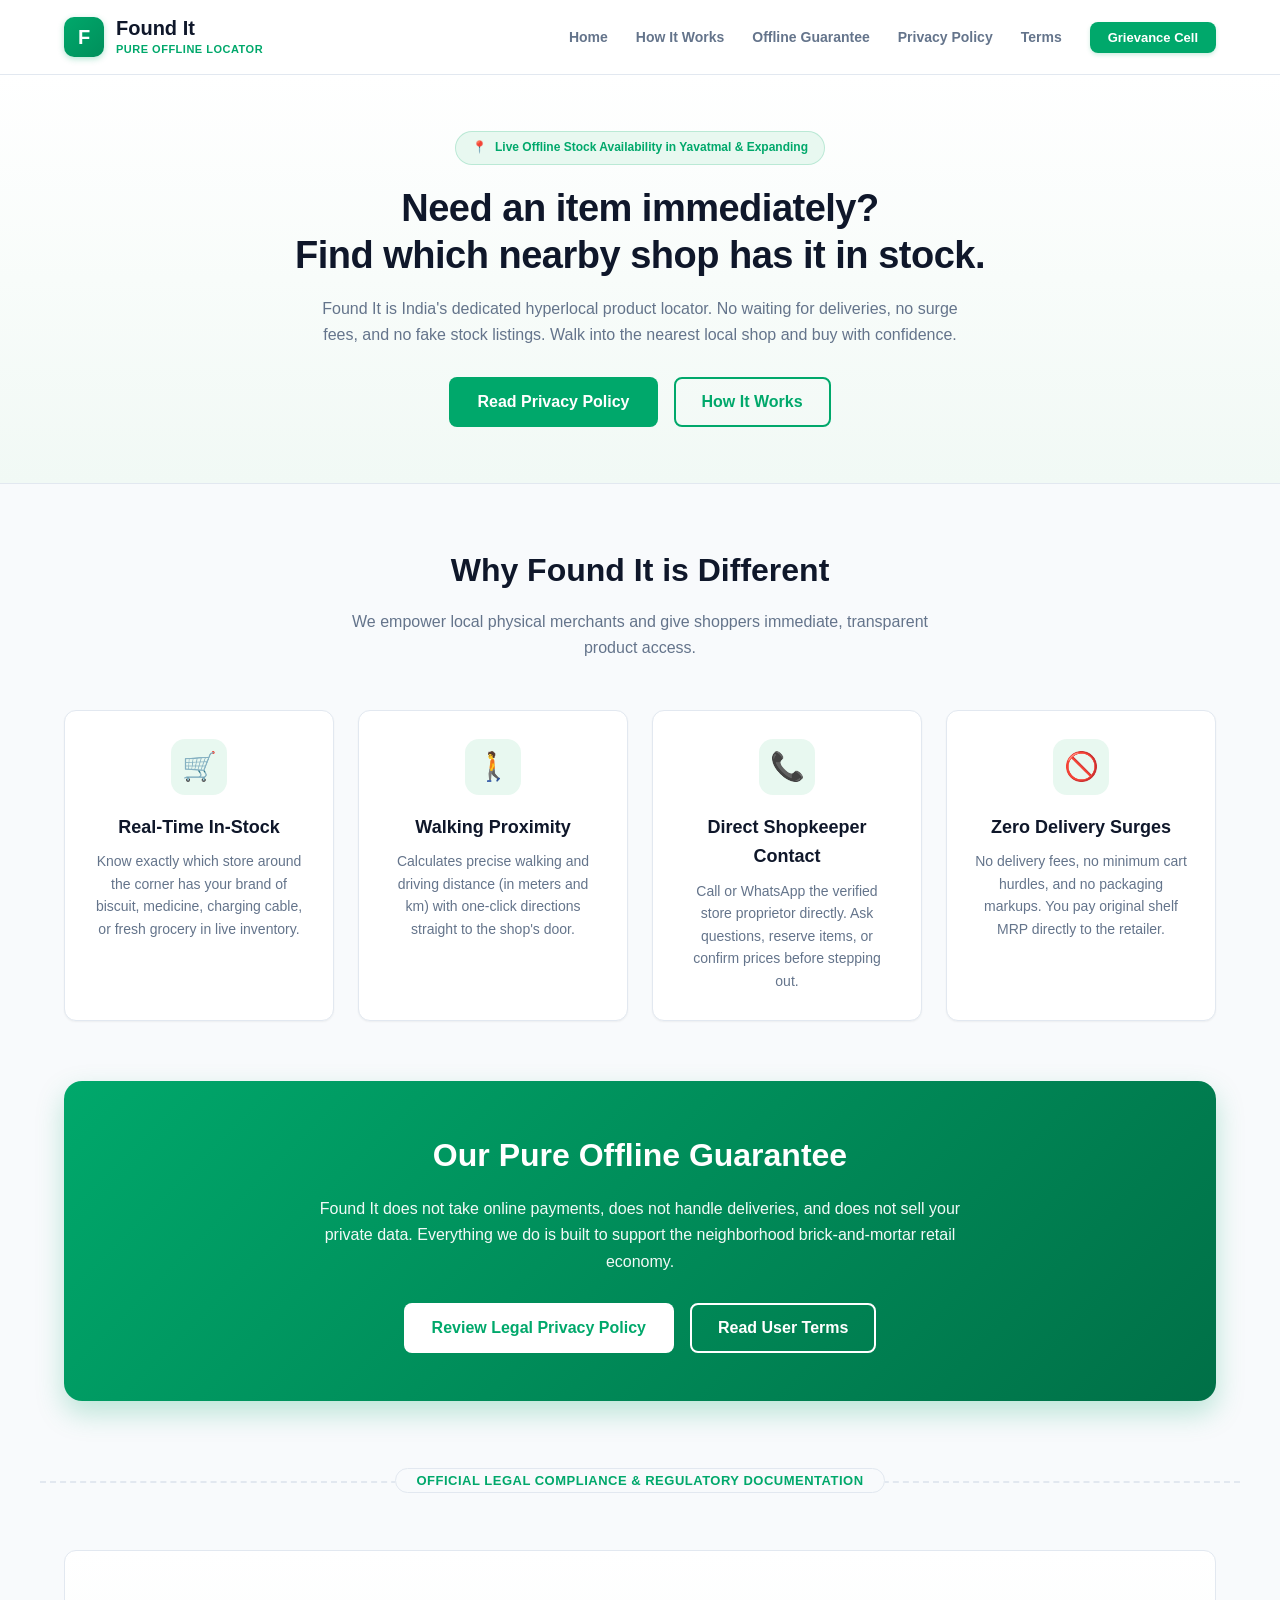
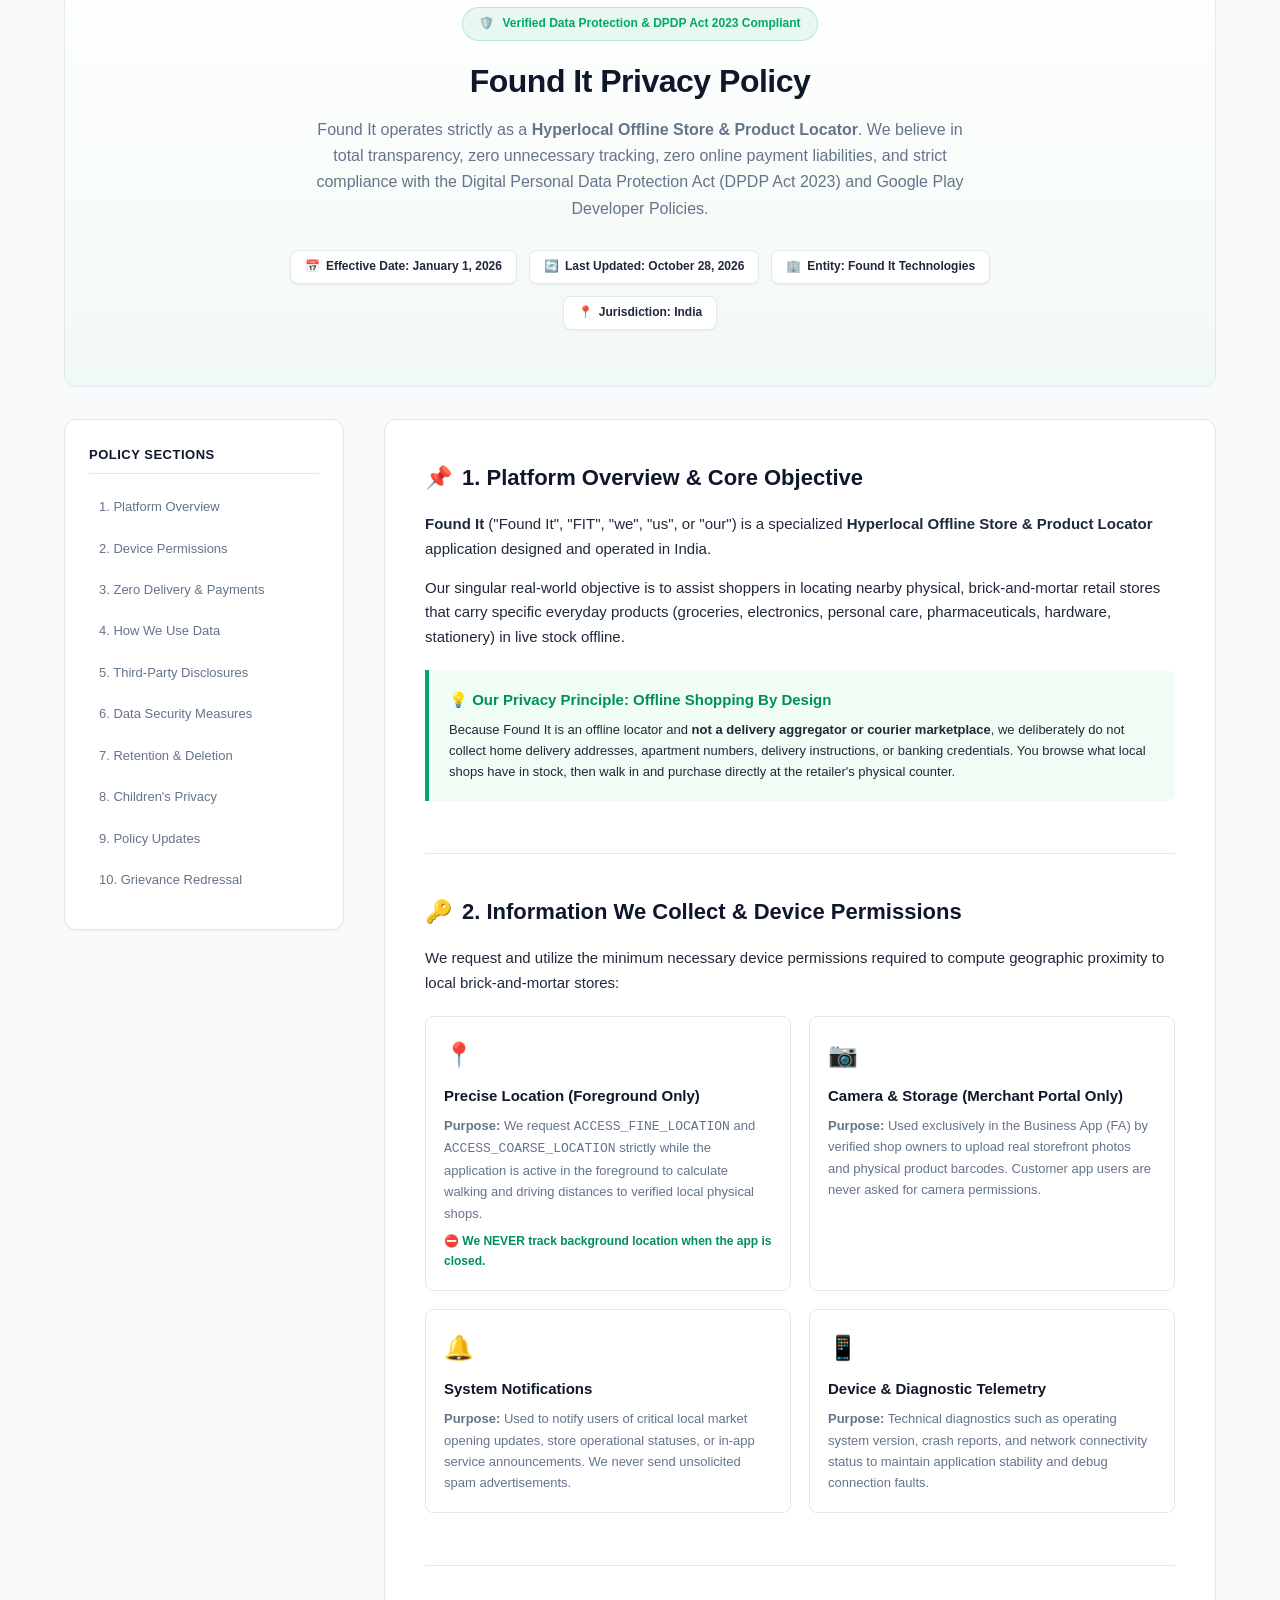
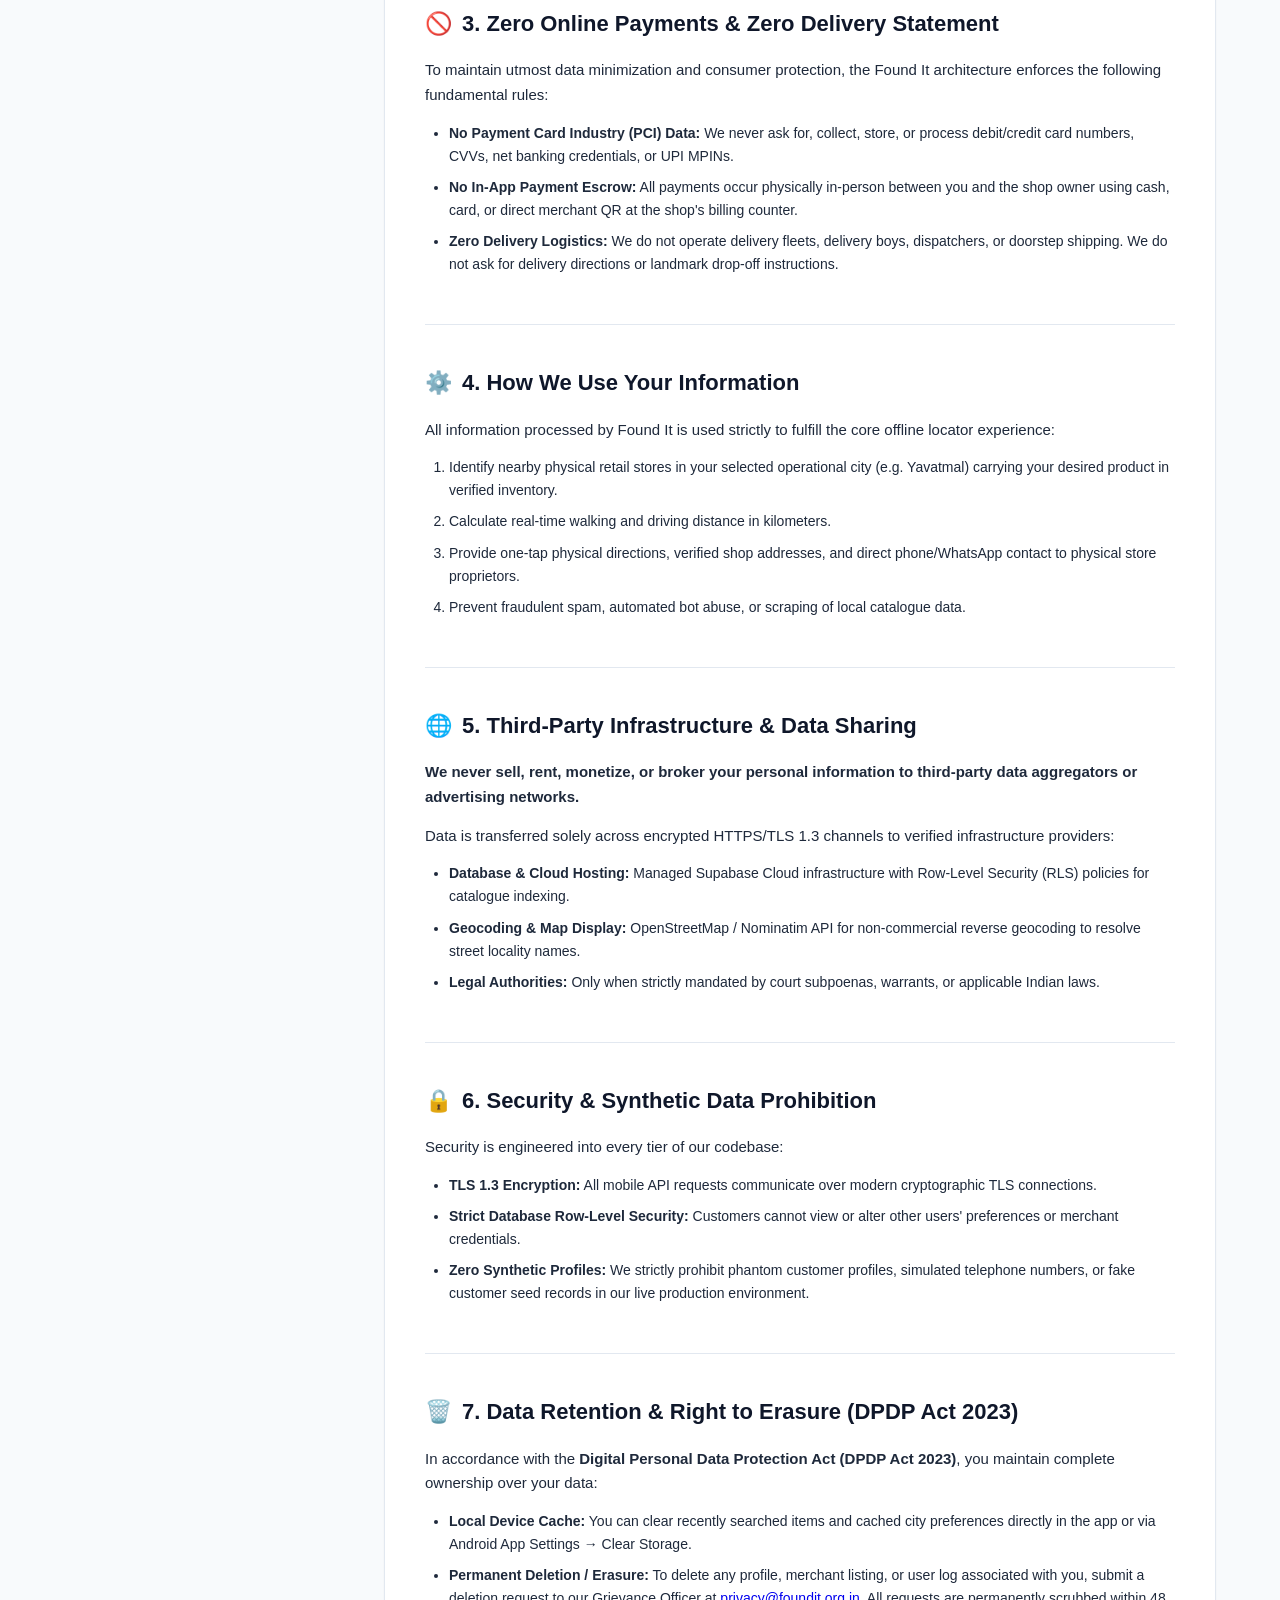
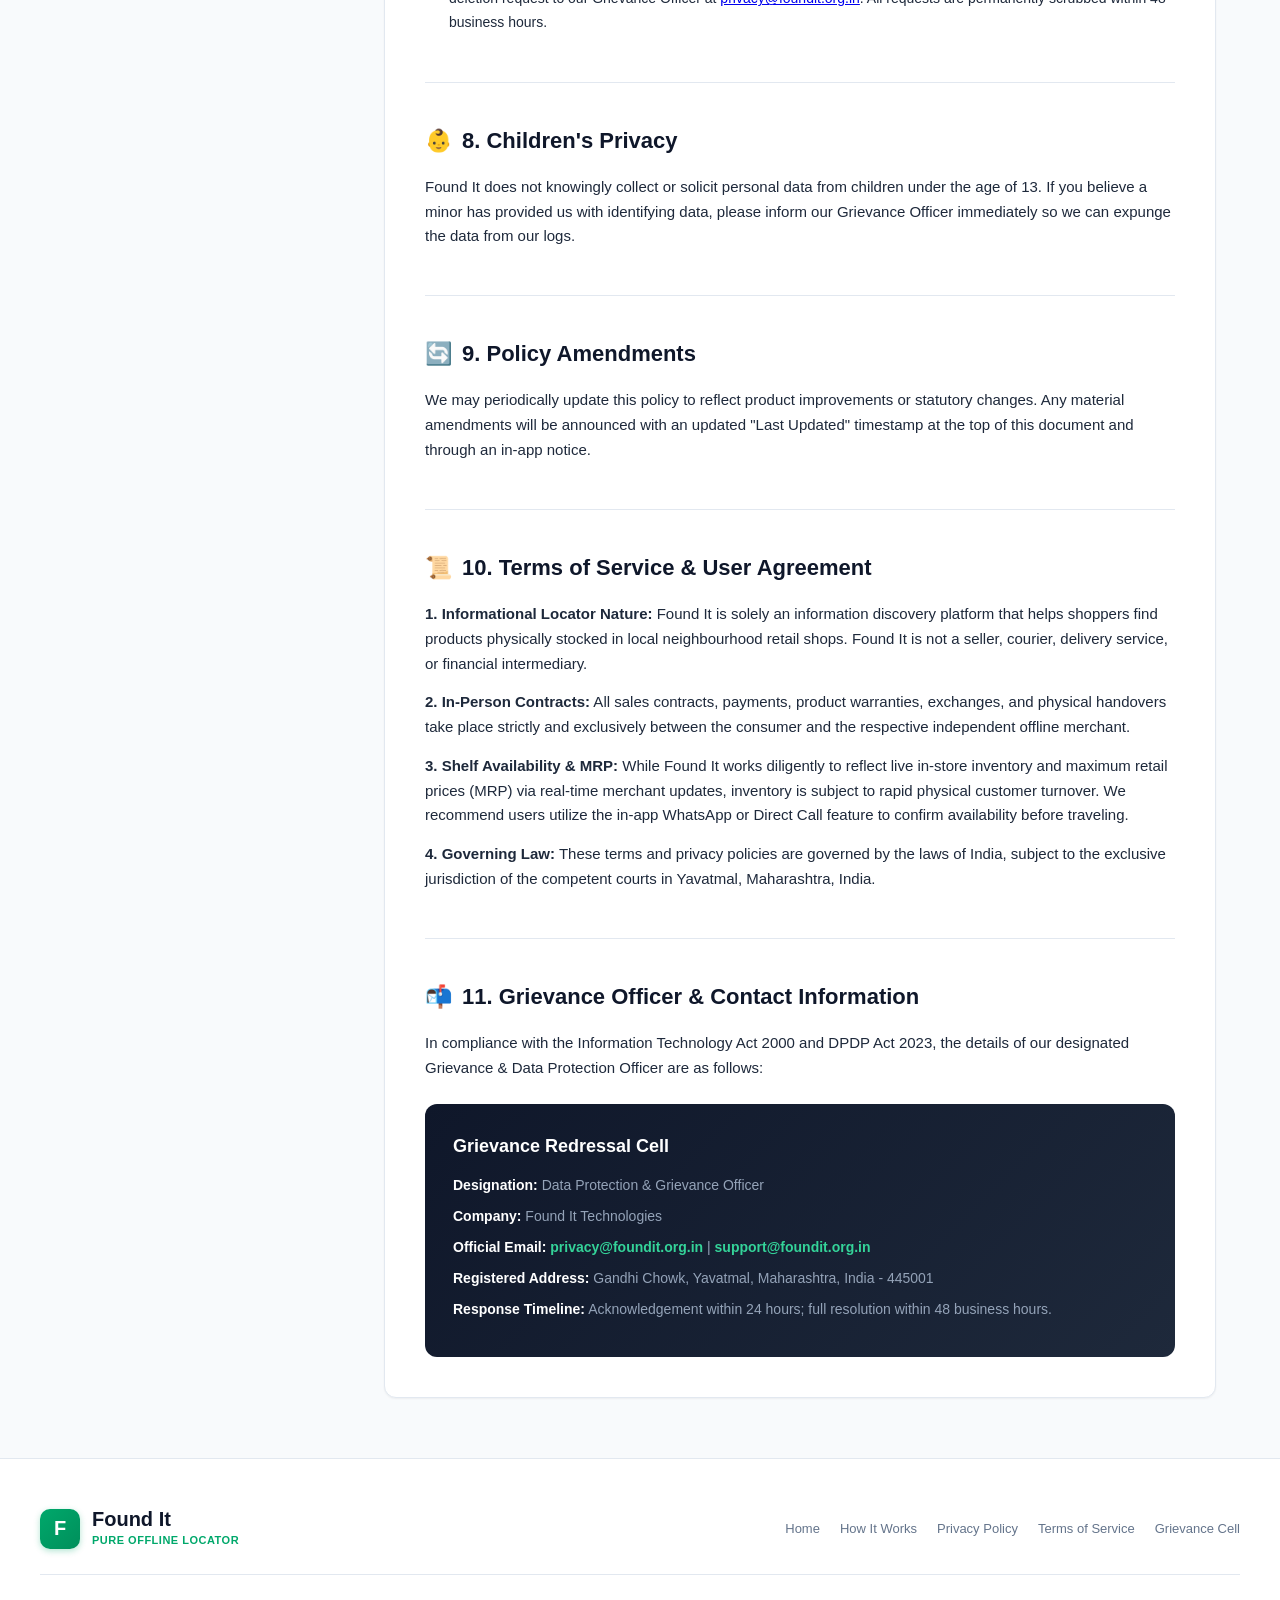
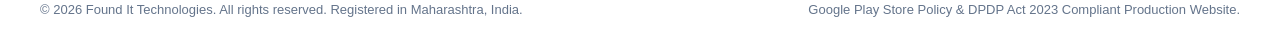
<file: index.html>
<!DOCTYPE html>
<html lang="en">
<head>
  <meta charset="UTF-8">
  <meta name="viewport" content="width=device-width, initial-scale=1.0">
  <title>Found It - Hyperlocal Offline Store & Product Locator | Official Website & Privacy Policy</title>
  <meta name="description" content="Discover items in stock right now at nearby physical retail stores in your city. Walk in, inspect, and buy directly from trusted local shopkeepers. Full Privacy Policy & Terms.">
  <link rel="stylesheet" href="style.css">
  <style>
    html {
      scroll-behavior: smooth;
    }
    .features-section {
      max-width: 1200px;
      margin: 60px auto;
      padding: 0 24px;
    }
    .section-header {
      text-align: center;
      margin-bottom: 48px;
    }
    .section-header h2 {
      font-size: 32px;
      font-weight: 800;
      color: var(--secondary);
      margin-bottom: 12px;
    }
    .section-header p {
      font-size: 16px;
      color: var(--text-muted);
      max-width: 600px;
      margin: 0 auto;
    }
    .pillars-grid {
      display: grid;
      grid-template-columns: repeat(auto-fit, minmax(260px, 1fr));
      gap: 24px;
    }
    .pillar-card {
      background: #FFFFFF;
      border: 1px solid var(--border);
      border-radius: var(--radius-md);
      padding: 28px;
      text-align: center;
      transition: all 0.2s ease;
      box-shadow: var(--shadow-sm);
    }
    .pillar-card:hover {
      transform: translateY(-4px);
      box-shadow: var(--shadow-lg);
      border-color: var(--primary);
    }
    .pillar-icon {
      width: 56px;
      height: 56px;
      background: var(--primary-light);
      border-radius: 14px;
      display: inline-flex;
      align-items: center;
      justify-content: center;
      font-size: 28px;
      margin-bottom: 18px;
    }
    .pillar-title {
      font-size: 18px;
      font-weight: 800;
      color: var(--secondary);
      margin-bottom: 8px;
    }
    .pillar-desc {
      font-size: 14px;
      color: var(--text-muted);
      line-height: 1.6;
    }
    .cta-banner {
      background: linear-gradient(135deg, #00A86B 0%, #007047 100%);
      color: #FFFFFF;
      border-radius: var(--radius-lg);
      padding: 48px 32px;
      text-align: center;
      max-width: 1152px;
      margin: 60px auto;
      box-shadow: 0 12px 28px rgba(0, 168, 107, 0.25);
    }
    .cta-banner h2 {
      font-size: 32px;
      font-weight: 800;
      margin-bottom: 14px;
    }
    .cta-banner p {
      font-size: 16px;
      opacity: 0.95;
      max-width: 650px;
      margin: 0 auto 28px auto;
    }
    .cta-button-group {
      display: flex;
      justify-content: center;
      gap: 16px;
      flex-wrap: wrap;
    }
    .btn-white {
      background: #FFFFFF;
      color: var(--primary);
      padding: 12px 28px;
      border-radius: var(--radius-sm);
      font-weight: 700;
      text-decoration: none;
      transition: transform 0.15s ease;
    }
    .btn-white:hover {
      transform: scale(1.03);
    }
    .btn-outline {
      border: 2px solid #FFFFFF;
      color: #FFFFFF;
      padding: 10px 26px;
      border-radius: var(--radius-sm);
      font-weight: 700;
      text-decoration: none;
      transition: background-color 0.15s ease;
    }
    .btn-outline:hover {
      background-color: rgba(255, 255, 255, 0.15);
    }
    .legal-divider {
      max-width: 1200px;
      margin: 80px auto 40px auto;
      padding: 0 24px;
      border-top: 2px dashed var(--border);
      position: relative;
      text-align: center;
    }
    .legal-badge {
      position: relative;
      top: -16px;
      background: var(--bg-page);
      padding: 4px 20px;
      font-size: 13px;
      font-weight: 800;
      color: var(--primary);
      border: 1px solid var(--border);
      border-radius: 50px;
      text-transform: uppercase;
      letter-spacing: 0.5px;
    }
  </style>
</head>
<body>

  <!-- Site Header -->
  <header class="site-header">
    <div class="header-container">
      <a href="#home" class="brand">
        <div class="brand-logo-icon">F</div>
        <div class="brand-text">
          <span class="brand-name">Found It</span>
          <span class="brand-tag">Pure Offline Locator</span>
        </div>
      </a>
      <ul class="nav-links">
        <li><a href="#home">Home</a></li>
        <li><a href="#how-it-works">How It Works</a></li>
        <li><a href="#offline-promise">Offline Guarantee</a></li>
        <li><a href="#privacy-policy">Privacy Policy</a></li>
        <li><a href="#terms">Terms</a></li>
        <li><a href="#contact" class="btn-cta">Grievance Cell</a></li>
      </ul>
    </div>
  </header>

  <!-- Hero Section -->
  <section id="home" class="hero-section">
    <div class="hero-content">
      <div class="hero-pill">
        <span>📍</span> Live Offline Stock Availability in Yavatmal & Expanding
      </div>
      <h1 class="hero-title">Need an item immediately?<br>Find which nearby shop has it in stock.</h1>
      <p class="hero-subtitle">
        Found It is India's dedicated hyperlocal product locator. No waiting for deliveries, no surge fees, and no fake stock listings. Walk into the nearest local shop and buy with confidence.
      </p>
      <div class="cta-button-group">
        <a href="#privacy-policy" class="btn-white" style="background: var(--primary); color: #FFF;">Read Privacy Policy</a>
        <a href="#how-it-works" class="btn-outline" style="border-color: var(--primary); color: var(--primary);">How It Works</a>
      </div>
    </div>
  </section>

  <!-- Value Pillars -->
  <section id="how-it-works" class="features-section">
    <div class="section-header">
      <h2>Why Found It is Different</h2>
      <p>We empower local physical merchants and give shoppers immediate, transparent product access.</p>
    </div>

    <div class="pillars-grid">
      <div class="pillar-card">
        <div class="pillar-icon">🛒</div>
        <div class="pillar-title">Real-Time In-Stock</div>
        <div class="pillar-desc">
          Know exactly which store around the corner has your brand of biscuit, medicine, charging cable, or fresh grocery in live inventory.
        </div>
      </div>

      <div class="pillar-card">
        <div class="pillar-icon">🚶</div>
        <div class="pillar-title">Walking Proximity</div>
        <div class="pillar-desc">
          Calculates precise walking and driving distance (in meters and km) with one-click directions straight to the shop's door.
        </div>
      </div>

      <div class="pillar-card">
        <div class="pillar-icon">📞</div>
        <div class="pillar-title">Direct Shopkeeper Contact</div>
        <div class="pillar-desc">
          Call or WhatsApp the verified store proprietor directly. Ask questions, reserve items, or confirm prices before stepping out.
        </div>
      </div>

      <div class="pillar-card">
        <div class="pillar-icon">🚫</div>
        <div class="pillar-title">Zero Delivery Surges</div>
        <div class="pillar-desc">
          No delivery fees, no minimum cart hurdles, and no packaging markups. You pay original shelf MRP directly to the retailer.
        </div>
      </div>
    </div>
  </section>

  <!-- Offline Promise Banner -->
  <section id="offline-promise" class="cta-banner">
    <h2>Our Pure Offline Guarantee</h2>
    <p>
      Found It does not take online payments, does not handle deliveries, and does not sell your private data. Everything we do is built to support the neighborhood brick-and-mortar retail economy.
    </p>
    <div class="cta-button-group">
      <a href="#privacy-policy" class="btn-white">Review Legal Privacy Policy</a>
      <a href="#terms" class="btn-outline">Read User Terms</a>
    </div>
  </section>

  <!-- LEGAL POLICY SECTION -->
  <div class="legal-divider">
    <span class="legal-badge">Official Legal Compliance & Regulatory Documentation</span>
  </div>

  <section id="privacy-policy" style="max-width: 1200px; margin: 0 auto; padding: 0 24px;">
    <div class="hero-section" style="border-radius: var(--radius-md); margin-bottom: 32px; border: 1px solid var(--border);">
      <div class="hero-content">
        <div class="hero-pill">
          <span>🛡️</span> Verified Data Protection & DPDP Act 2023 Compliant
        </div>
        <h2 class="hero-title" style="font-size: 32px;">Found It Privacy Policy</h2>
        <p class="hero-subtitle">
          Found It operates strictly as a <strong>Hyperlocal Offline Store & Product Locator</strong>. We believe in total transparency, zero unnecessary tracking, zero online payment liabilities, and strict compliance with the Digital Personal Data Protection Act (DPDP Act 2023) and Google Play Developer Policies.
        </p>
        <div class="meta-tags">
          <div class="meta-tag"><span>📅</span> Effective Date: January 1, 2026</div>
          <div class="meta-tag"><span>🔄</span> Last Updated: October 28, 2026</div>
          <div class="meta-tag"><span>🏢</span> Entity: Found It Technologies</div>
          <div class="meta-tag"><span>📍</span> Jurisdiction: India</div>
        </div>
      </div>
    </div>

    <!-- Main Layout Grid -->
    <div class="main-wrapper" style="margin: 0 auto 60px auto; padding: 0;">
      <!-- Sidebar Table of Contents -->
      <aside class="toc-sidebar">
        <div class="toc-title">Policy Sections</div>
        <ul class="toc-list">
          <li><a href="#sec-overview">1. Platform Overview</a></li>
          <li><a href="#sec-permissions">2. Device Permissions</a></li>
          <li><a href="#sec-zero-delivery">3. Zero Delivery & Payments</a></li>
          <li><a href="#sec-use-of-data">4. How We Use Data</a></li>
          <li><a href="#sec-third-parties">5. Third-Party Disclosures</a></li>
          <li><a href="#sec-security">6. Data Security Measures</a></li>
          <li><a href="#sec-retention-deletion">7. Retention & Deletion</a></li>
          <li><a href="#sec-children">8. Children's Privacy</a></li>
          <li><a href="#sec-updates">9. Policy Updates</a></li>
          <li><a href="#contact">10. Grievance Redressal</a></li>
        </ul>
      </aside>

      <!-- Content Area -->
      <main class="content-area">

        <section id="sec-overview" class="section-block">
          <h2><span>📌</span> 1. Platform Overview & Core Objective</h2>
          <p>
            <strong>Found It</strong> ("Found It", "FIT", "we", "us", or "our") is a specialized <strong>Hyperlocal Offline Store & Product Locator</strong> application designed and operated in India.
          </p>
          <p>
            Our singular real-world objective is to assist shoppers in locating nearby physical, brick-and-mortar retail stores that carry specific everyday products (groceries, electronics, personal care, pharmaceuticals, hardware, stationery) in live stock offline.
          </p>

          <div class="alert-box">
            <h4>💡 Our Privacy Principle: Offline Shopping By Design</h4>
            <p>
              Because Found It is an offline locator and <strong>not a delivery aggregator or courier marketplace</strong>, we deliberately do not collect home delivery addresses, apartment numbers, delivery instructions, or banking credentials. You browse what local shops have in stock, then walk in and purchase directly at the retailer's physical counter.
            </p>
          </div>
        </section>

        <section id="sec-permissions" class="section-block">
          <h2><span>🔑</span> 2. Information We Collect & Device Permissions</h2>
          <p>
            We request and utilize the minimum necessary device permissions required to compute geographic proximity to local brick-and-mortar stores:
          </p>

          <div class="card-grid">
            <div class="feature-box">
              <div class="icon">📍</div>
              <h4>Precise Location (Foreground Only)</h4>
              <p>
                <strong>Purpose:</strong> We request <code>ACCESS_FINE_LOCATION</code> and <code>ACCESS_COARSE_LOCATION</code> strictly while the application is active in the foreground to calculate walking and driving distances to verified local physical shops.
              </p>
              <p style="margin-top: 8px; font-size: 12px; color: var(--primary-hover); font-weight: 600;">
                ⛔ We NEVER track background location when the app is closed.
              </p>
            </div>

            <div class="feature-box">
              <div class="icon">📷</div>
              <h4>Camera & Storage (Merchant Portal Only)</h4>
              <p>
                <strong>Purpose:</strong> Used exclusively in the Business App (FA) by verified shop owners to upload real storefront photos and physical product barcodes. Customer app users are never asked for camera permissions.
              </p>
            </div>

            <div class="feature-box">
              <div class="icon">🔔</div>
              <h4>System Notifications</h4>
              <p>
                <strong>Purpose:</strong> Used to notify users of critical local market opening updates, store operational statuses, or in-app service announcements. We never send unsolicited spam advertisements.
              </p>
            </div>

            <div class="feature-box">
              <div class="icon">📱</div>
              <h4>Device & Diagnostic Telemetry</h4>
              <p>
                <strong>Purpose:</strong> Technical diagnostics such as operating system version, crash reports, and network connectivity status to maintain application stability and debug connection faults.
              </p>
            </div>
          </div>
        </section>

        <section id="sec-zero-delivery" class="section-block">
          <h2><span>🚫</span> 3. Zero Online Payments & Zero Delivery Statement</h2>
          <p>
            To maintain utmost data minimization and consumer protection, the Found It architecture enforces the following fundamental rules:
          </p>
          <ul>
            <li><strong>No Payment Card Industry (PCI) Data:</strong> We never ask for, collect, store, or process debit/credit card numbers, CVVs, net banking credentials, or UPI MPINs.</li>
            <li><strong>No In-App Payment Escrow:</strong> All payments occur physically in-person between you and the shop owner using cash, card, or direct merchant QR at the shop's billing counter.</li>
            <li><strong>Zero Delivery Logistics:</strong> We do not operate delivery fleets, delivery boys, dispatchers, or doorstep shipping. We do not ask for delivery directions or landmark drop-off instructions.</li>
          </ul>
        </section>

        <section id="sec-use-of-data" class="section-block">
          <h2><span>⚙️</span> 4. How We Use Your Information</h2>
          <p>All information processed by Found It is used strictly to fulfill the core offline locator experience:</p>
          <ol>
            <li>Identify nearby physical retail stores in your selected operational city (e.g. Yavatmal) carrying your desired product in verified inventory.</li>
            <li>Calculate real-time walking and driving distance in kilometers.</li>
            <li>Provide one-tap physical directions, verified shop addresses, and direct phone/WhatsApp contact to physical store proprietors.</li>
            <li>Prevent fraudulent spam, automated bot abuse, or scraping of local catalogue data.</li>
          </ol>
        </section>

        <section id="sec-third-parties" class="section-block">
          <h2><span>🌐</span> 5. Third-Party Infrastructure & Data Sharing</h2>
          <p>
            <strong>We never sell, rent, monetize, or broker your personal information to third-party data aggregators or advertising networks.</strong>
          </p>
          <p>Data is transferred solely across encrypted HTTPS/TLS 1.3 channels to verified infrastructure providers:</p>
          <ul>
            <li><strong>Database & Cloud Hosting:</strong> Managed Supabase Cloud infrastructure with Row-Level Security (RLS) policies for catalogue indexing.</li>
            <li><strong>Geocoding & Map Display:</strong> OpenStreetMap / Nominatim API for non-commercial reverse geocoding to resolve street locality names.</li>
            <li><strong>Legal Authorities:</strong> Only when strictly mandated by court subpoenas, warrants, or applicable Indian laws.</li>
          </ul>
        </section>

        <section id="sec-security" class="section-block">
          <h2><span>🔒</span> 6. Security & Synthetic Data Prohibition</h2>
          <p>
            Security is engineered into every tier of our codebase:
          </p>
          <ul>
            <li><strong>TLS 1.3 Encryption:</strong> All mobile API requests communicate over modern cryptographic TLS connections.</li>
            <li><strong>Strict Database Row-Level Security:</strong> Customers cannot view or alter other users' preferences or merchant credentials.</li>
            <li><strong>Zero Synthetic Profiles:</strong> We strictly prohibit phantom customer profiles, simulated telephone numbers, or fake customer seed records in our live production environment.</li>
          </ul>
        </section>

        <section id="sec-retention-deletion" class="section-block">
          <h2><span>🗑️</span> 7. Data Retention & Right to Erasure (DPDP Act 2023)</h2>
          <p>
            In accordance with the <strong>Digital Personal Data Protection Act (DPDP Act 2023)</strong>, you maintain complete ownership over your data:
          </p>
          <ul>
            <li><strong>Local Device Cache:</strong> You can clear recently searched items and cached city preferences directly in the app or via Android App Settings &rarr; Clear Storage.</li>
            <li><strong>Permanent Deletion / Erasure:</strong> To delete any profile, merchant listing, or user log associated with you, submit a deletion request to our Grievance Officer at <a href="mailto:privacy@foundit.org.in">privacy@foundit.org.in</a>. All requests are permanently scrubbed within 48 business hours.</li>
          </ul>
        </section>

        <section id="sec-children" class="section-block">
          <h2><span>👶</span> 8. Children's Privacy</h2>
          <p>
            Found It does not knowingly collect or solicit personal data from children under the age of 13. If you believe a minor has provided us with identifying data, please inform our Grievance Officer immediately so we can expunge the data from our logs.
          </p>
        </section>

        <section id="sec-updates" class="section-block">
          <h2><span>🔄</span> 9. Policy Amendments</h2>
          <p>
            We may periodically update this policy to reflect product improvements or statutory changes. Any material amendments will be announced with an updated "Last Updated" timestamp at the top of this document and through an in-app notice.
          </p>
        </section>

        <!-- TERMS SECTION -->
        <section id="terms" class="section-block">
          <h2><span>📜</span> 10. Terms of Service & User Agreement</h2>
          <p><strong>1. Informational Locator Nature:</strong> Found It is solely an information discovery platform that helps shoppers find products physically stocked in local neighbourhood retail shops. Found It is not a seller, courier, delivery service, or financial intermediary.</p>
          <p><strong>2. In-Person Contracts:</strong> All sales contracts, payments, product warranties, exchanges, and physical handovers take place strictly and exclusively between the consumer and the respective independent offline merchant.</p>
          <p><strong>3. Shelf Availability & MRP:</strong> While Found It works diligently to reflect live in-store inventory and maximum retail prices (MRP) via real-time merchant updates, inventory is subject to rapid physical customer turnover. We recommend users utilize the in-app WhatsApp or Direct Call feature to confirm availability before traveling.</p>
          <p><strong>4. Governing Law:</strong> These terms and privacy policies are governed by the laws of India, subject to the exclusive jurisdiction of the competent courts in Yavatmal, Maharashtra, India.</p>
        </section>

        <!-- GRIEVANCE CELL -->
        <section id="contact" class="section-block">
          <h2><span>📬</span> 11. Grievance Officer & Contact Information</h2>
          <p>
            In compliance with the Information Technology Act 2000 and DPDP Act 2023, the details of our designated Grievance & Data Protection Officer are as follows:
          </p>

          <div class="contact-card">
            <h4>Grievance Redressal Cell</h4>
            <p><strong>Designation:</strong> Data Protection & Grievance Officer</p>
            <p><strong>Company:</strong> Found It Technologies</p>
            <p><strong>Official Email:</strong> <a href="mailto:privacy@foundit.org.in">privacy@foundit.org.in</a> | <a href="mailto:support@foundit.org.in">support@foundit.org.in</a></p>
            <p><strong>Registered Address:</strong> Gandhi Chowk, Yavatmal, Maharashtra, India - 445001</p>
            <p><strong>Response Timeline:</strong> Acknowledgement within 24 hours; full resolution within 48 business hours.</p>
          </div>
        </section>

      </main>
    </div>
  </section>

  <!-- Site Footer -->
  <footer class="site-footer">
    <div class="footer-container">
      <div class="footer-top">
        <div class="brand">
          <div class="brand-logo-icon">F</div>
          <div class="brand-text">
            <span class="brand-name">Found It</span>
            <span class="brand-tag">Pure Offline Locator</span>
          </div>
        </div>
        <ul class="footer-links">
          <li><a href="#home">Home</a></li>
          <li><a href="#how-it-works">How It Works</a></li>
          <li><a href="#privacy-policy">Privacy Policy</a></li>
          <li><a href="#terms">Terms of Service</a></li>
          <li><a href="#contact">Grievance Cell</a></li>
        </ul>
      </div>
      <div class="footer-bottom">
        <p>&copy; 2026 Found It Technologies. All rights reserved. Registered in Maharashtra, India.</p>
        <p>Google Play Store Policy & DPDP Act 2023 Compliant Production Website.</p>
      </div>
    </div>
  </footer>

</body>
</html>
</file>
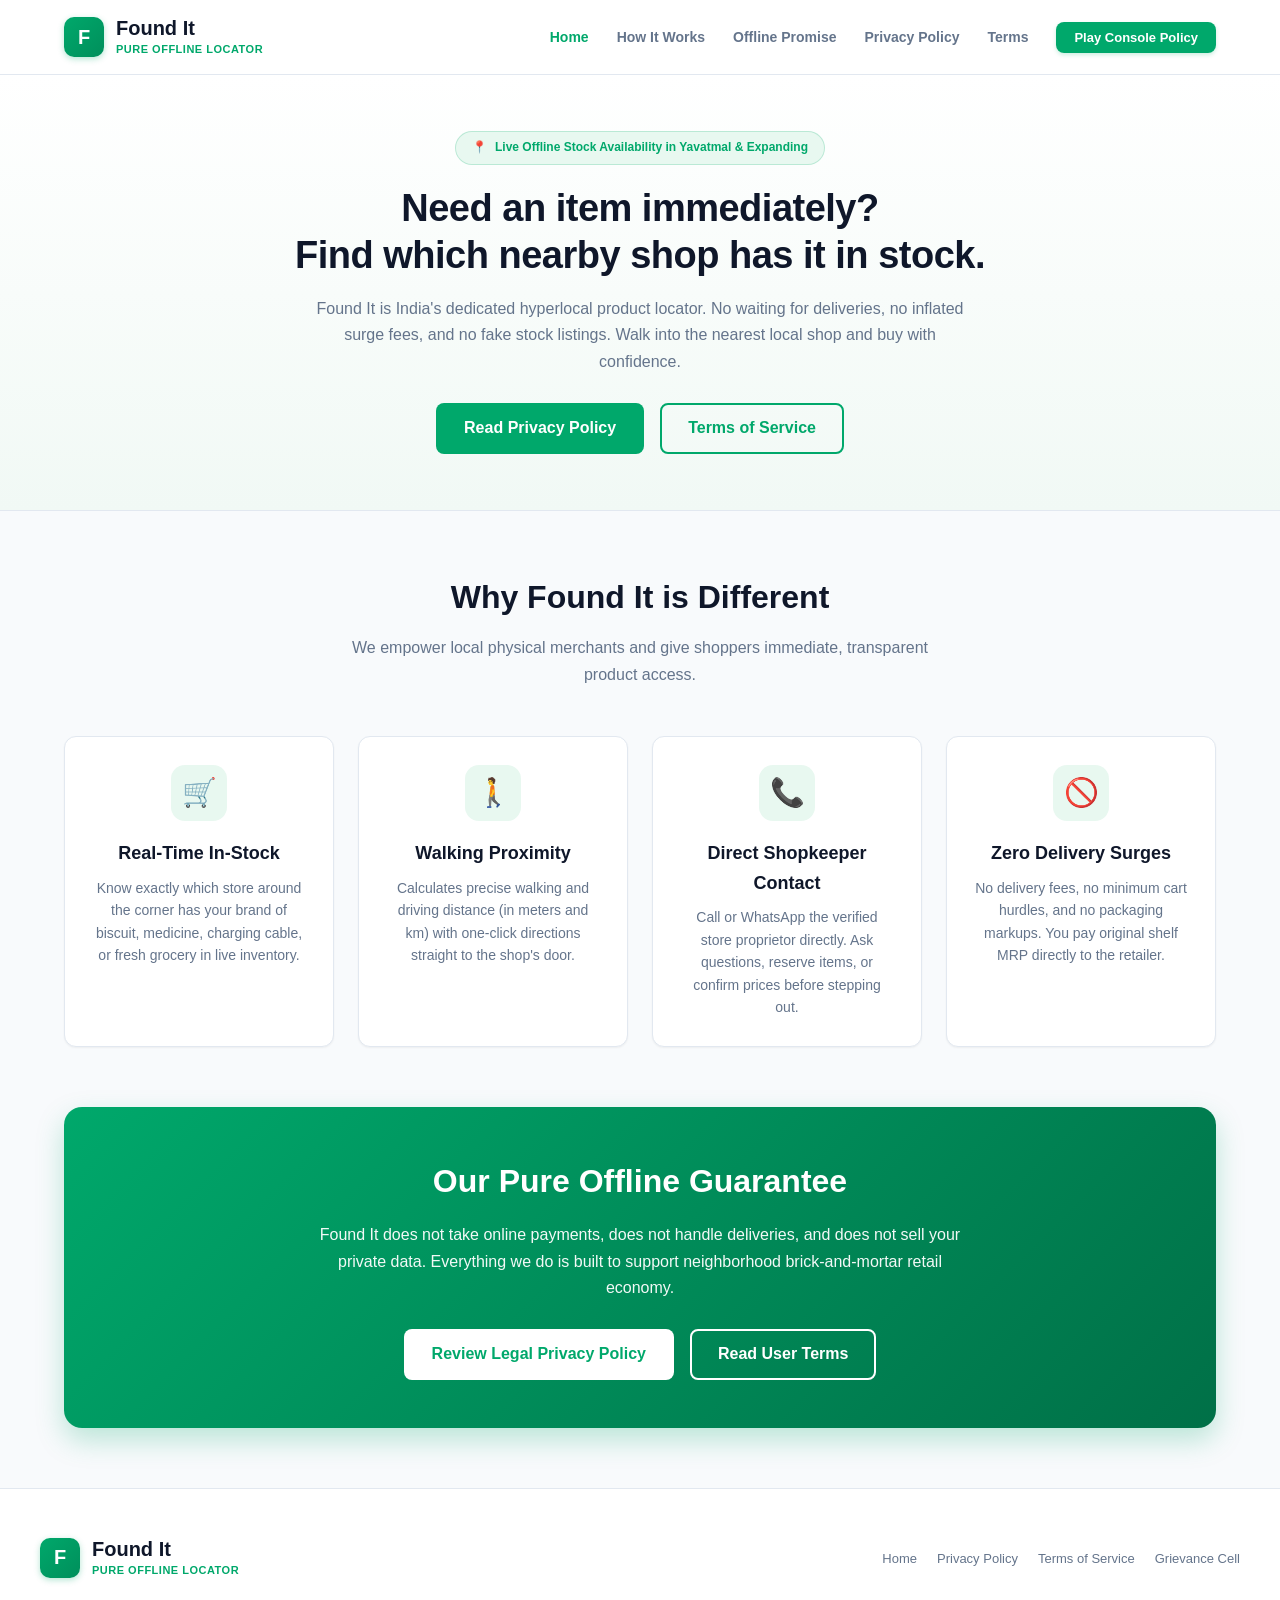
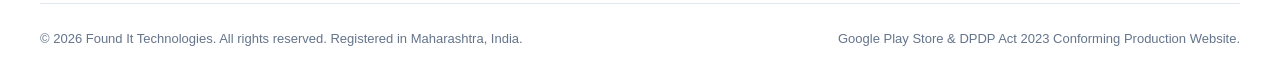
<file: home.html>
<!DOCTYPE html>
<html lang="en">
<head>
  <meta charset="UTF-8">
  <meta name="viewport" content="width=device-width, initial-scale=1.0">
  <title>Found It - Hyperlocal Offline Store & Product Locator</title>
  <meta name="description" content="Discover items in stock right now at nearby physical retail stores in your city. Walk in, inspect, and buy directly from trusted local shopkeepers.">
  <link rel="stylesheet" href="style.css">
  <style>
    .features-section {
      max-width: 1200px;
      margin: 60px auto;
      padding: 0 24px;
    }
    .section-header {
      text-align: center;
      margin-bottom: 48px;
    }
    .section-header h2 {
      font-size: 32px;
      font-weight: 800;
      color: var(--secondary);
      margin-bottom: 12px;
    }
    .section-header p {
      font-size: 16px;
      color: var(--text-muted);
      max-width: 600px;
      margin: 0 auto;
    }
    .pillars-grid {
      display: grid;
      grid-template-columns: repeat(auto-fit, minmax(260px, 1fr));
      gap: 24px;
    }
    .pillar-card {
      background: #FFFFFF;
      border: 1px solid var(--border);
      border-radius: var(--radius-md);
      padding: 28px;
      text-align: center;
      transition: all 0.2s ease;
      box-shadow: var(--shadow-sm);
    }
    .pillar-card:hover {
      transform: translateY(-4px);
      box-shadow: var(--shadow-lg);
      border-color: var(--primary);
    }
    .pillar-icon {
      width: 56px;
      height: 56px;
      background: var(--primary-light);
      border-radius: 14px;
      display: inline-flex;
      align-items: center;
      justify-content: center;
      font-size: 28px;
      margin-bottom: 18px;
    }
    .pillar-title {
      font-size: 18px;
      font-weight: 800;
      color: var(--secondary);
      margin-bottom: 8px;
    }
    .pillar-desc {
      font-size: 14px;
      color: var(--text-muted);
      line-height: 1.6;
    }
    .cta-banner {
      background: linear-gradient(135deg, #00A86B 0%, #007047 100%);
      color: #FFFFFF;
      border-radius: var(--radius-lg);
      padding: 48px 32px;
      text-align: center;
      max-width: 1152px;
      margin: 60px auto;
      box-shadow: 0 12px 28px rgba(0, 168, 107, 0.25);
    }
    .cta-banner h2 {
      font-size: 32px;
      font-weight: 800;
      margin-bottom: 14px;
    }
    .cta-banner p {
      font-size: 16px;
      opacity: 0.95;
      max-width: 650px;
      margin: 0 auto 28px auto;
    }
    .cta-button-group {
      display: flex;
      justify-content: center;
      gap: 16px;
      flex-wrap: wrap;
    }
    .btn-white {
      background: #FFFFFF;
      color: var(--primary);
      padding: 12px 28px;
      border-radius: var(--radius-sm);
      font-weight: 700;
      text-decoration: none;
      transition: transform 0.15s ease;
    }
    .btn-white:hover {
      transform: scale(1.03);
    }
    .btn-outline {
      border: 2px solid #FFFFFF;
      color: #FFFFFF;
      padding: 10px 26px;
      border-radius: var(--radius-sm);
      font-weight: 700;
      text-decoration: none;
      transition: background-color 0.15s ease;
    }
    .btn-outline:hover {
      background-color: rgba(255, 255, 255, 0.15);
    }
  </style>
</head>
<body>

  <!-- Site Header -->
  <header class="site-header">
    <div class="header-container">
      <a href="index.html" class="brand">
        <div class="brand-logo-icon">F</div>
        <div class="brand-text">
          <span class="brand-name">Found It</span>
          <span class="brand-tag">Pure Offline Locator</span>
        </div>
      </a>
      <ul class="nav-links">
        <li><a href="index.html" class="active">Home</a></li>
        <li><a href="#how-it-works">How It Works</a></li>
        <li><a href="#offline-promise">Offline Promise</a></li>
        <li><a href="privacy.html">Privacy Policy</a></li>
        <li><a href="terms.html">Terms</a></li>
        <li><a href="privacy.html" class="btn-cta">Play Console Policy</a></li>
      </ul>
    </div>
  </header>

  <!-- Hero Section -->
  <section class="hero-section">
    <div class="hero-content">
      <div class="hero-pill">
        <span>📍</span> Live Offline Stock Availability in Yavatmal & Expanding
      </div>
      <h1 class="hero-title">Need an item immediately?<br>Find which nearby shop has it in stock.</h1>
      <p class="hero-subtitle">
        Found It is India's dedicated hyperlocal product locator. No waiting for deliveries, no inflated surge fees, and no fake stock listings. Walk into the nearest local shop and buy with confidence.
      </p>
      <div class="cta-button-group">
        <a href="privacy.html" class="btn-white" style="background: var(--primary); color: #FFF;">Read Privacy Policy</a>
        <a href="terms.html" class="btn-outline" style="border-color: var(--primary); color: var(--primary);">Terms of Service</a>
      </div>
    </div>
  </section>

  <!-- Value Pillars -->
  <section id="how-it-works" class="features-section">
    <div class="section-header">
      <h2>Why Found It is Different</h2>
      <p>We empower local physical merchants and give shoppers immediate, transparent product access.</p>
    </div>

    <div class="pillars-grid">
      <div class="pillar-card">
        <div class="pillar-icon">🛒</div>
        <div class="pillar-title">Real-Time In-Stock</div>
        <div class="pillar-desc">
          Know exactly which store around the corner has your brand of biscuit, medicine, charging cable, or fresh grocery in live inventory.
        </div>
      </div>

      <div class="pillar-card">
        <div class="pillar-icon">🚶</div>
        <div class="pillar-title">Walking Proximity</div>
        <div class="pillar-desc">
          Calculates precise walking and driving distance (in meters and km) with one-click directions straight to the shop's door.
        </div>
      </div>

      <div class="pillar-card">
        <div class="pillar-icon">📞</div>
        <div class="pillar-title">Direct Shopkeeper Contact</div>
        <div class="pillar-desc">
          Call or WhatsApp the verified store proprietor directly. Ask questions, reserve items, or confirm prices before stepping out.
        </div>
      </div>

      <div class="pillar-card">
        <div class="pillar-icon">🚫</div>
        <div class="pillar-title">Zero Delivery Surges</div>
        <div class="pillar-desc">
          No delivery fees, no minimum cart hurdles, and no packaging markups. You pay original shelf MRP directly to the retailer.
        </div>
      </div>
    </div>
  </section>

  <!-- Offline Promise Banner -->
  <section id="offline-promise" class="cta-banner">
    <h2>Our Pure Offline Guarantee</h2>
    <p>
      Found It does not take online payments, does not handle deliveries, and does not sell your private data. Everything we do is built to support neighborhood brick-and-mortar retail economy.
    </p>
    <div class="cta-button-group">
      <a href="privacy.html" class="btn-white">Review Legal Privacy Policy</a>
      <a href="terms.html" class="btn-outline">Read User Terms</a>
    </div>
  </section>

  <!-- Site Footer -->
  <footer class="site-footer">
    <div class="footer-container">
      <div class="footer-top">
        <div class="brand">
          <div class="brand-logo-icon">F</div>
          <div class="brand-text">
            <span class="brand-name">Found It</span>
            <span class="brand-tag">Pure Offline Locator</span>
          </div>
        </div>
        <ul class="footer-links">
          <li><a href="index.html">Home</a></li>
          <li><a href="privacy.html">Privacy Policy</a></li>
          <li><a href="terms.html">Terms of Service</a></li>
          <li><a href="mailto:privacy@foundit.org.in">Grievance Cell</a></li>
        </ul>
      </div>
      <div class="footer-bottom">
        <p>&copy; 2026 Found It Technologies. All rights reserved. Registered in Maharashtra, India.</p>
        <p>Google Play Store & DPDP Act 2023 Conforming Production Website.</p>
      </div>
    </div>
  </footer>

</body>
</html>
</file>
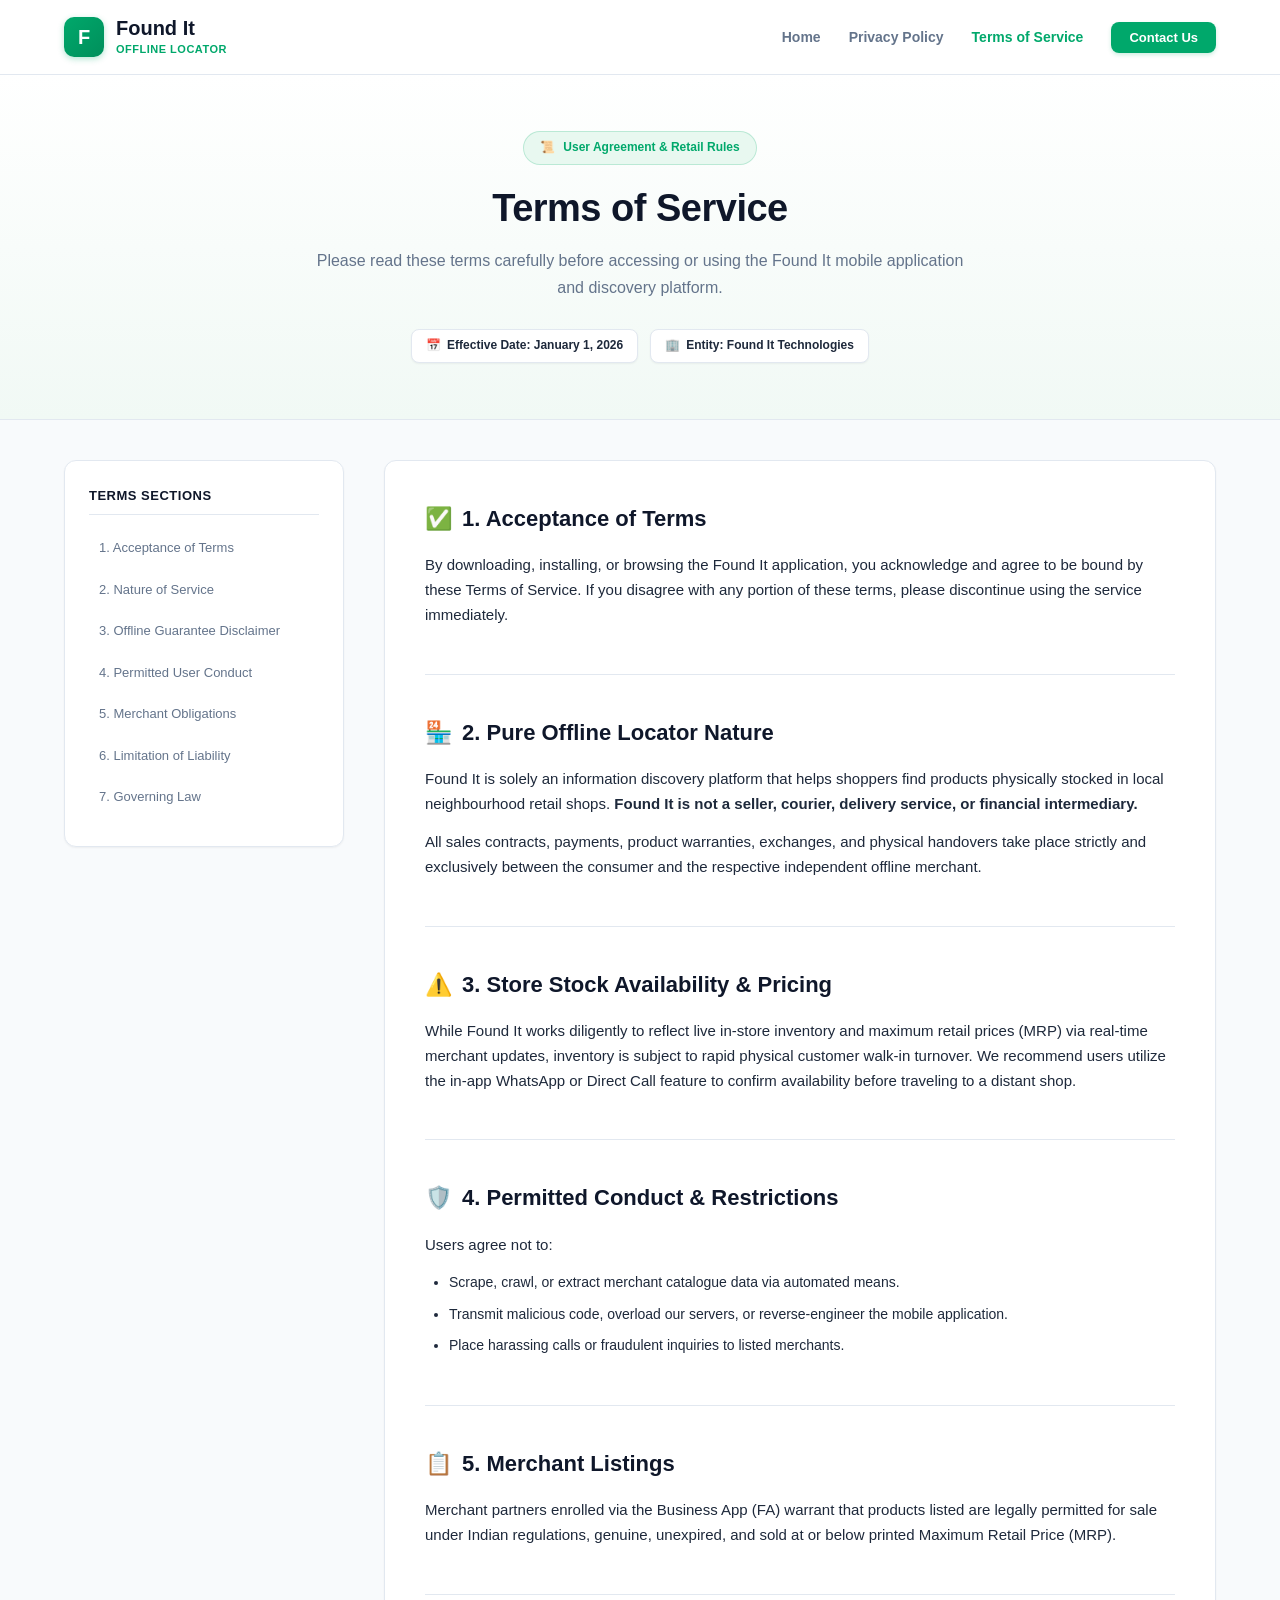
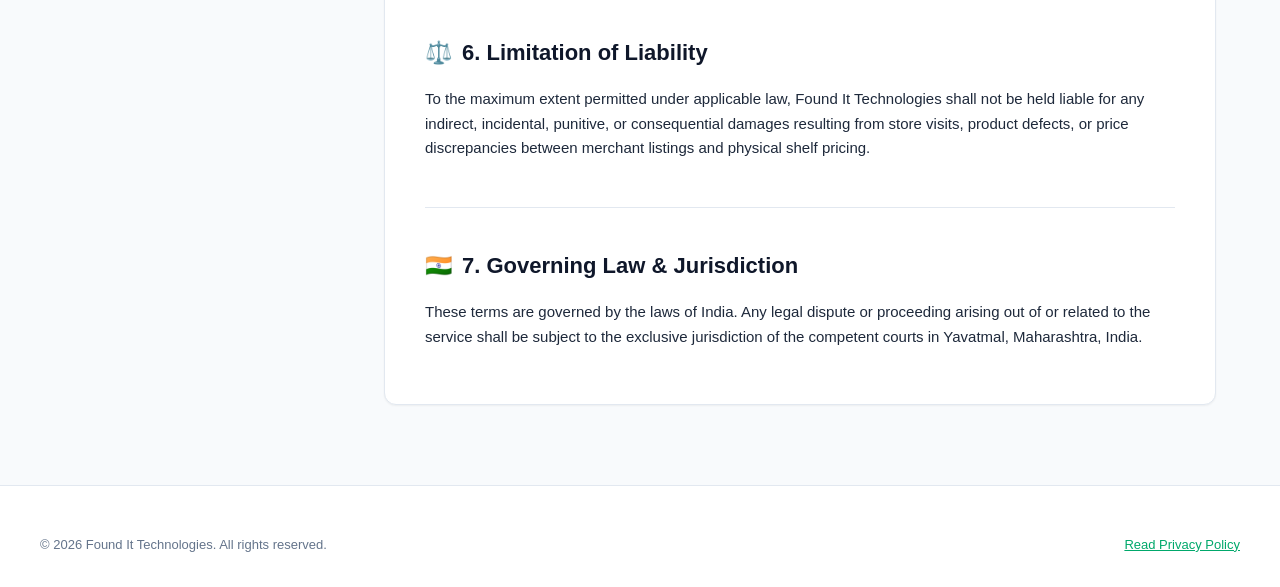
<file: terms.html>
<!DOCTYPE html>
<html lang="en">
<head>
  <meta charset="UTF-8">
  <meta name="viewport" content="width=device-width, initial-scale=1.0">
  <title>Terms of Service - Found It | Offline Store & Product Locator</title>
  <meta name="description" content="Terms and Conditions of Use for Found It Hyperlocal Offline Product Locator.">
  <link rel="stylesheet" href="style.css">
</head>
<body>

  <!-- Site Header -->
  <header class="site-header">
    <div class="header-container">
      <a href="index.html" class="brand">
        <div class="brand-logo-icon">F</div>
        <div class="brand-text">
          <span class="brand-name">Found It</span>
          <span class="brand-tag">Offline Locator</span>
        </div>
      </a>
      <ul class="nav-links">
        <li><a href="index.html">Home</a></li>
        <li><a href="privacy.html">Privacy Policy</a></li>
        <li><a href="terms.html" class="active">Terms of Service</a></li>
        <li><a href="mailto:support@foundit.org.in" class="btn-cta">Contact Us</a></li>
      </ul>
    </div>
  </header>

  <!-- Hero Section -->
  <section class="hero-section">
    <div class="hero-content">
      <div class="hero-pill">
        <span>📜</span> User Agreement & Retail Rules
      </div>
      <h1 class="hero-title">Terms of Service</h1>
      <p class="hero-subtitle">
        Please read these terms carefully before accessing or using the Found It mobile application and discovery platform.
      </p>
      <div class="meta-tags">
        <div class="meta-tag"><span>📅</span> Effective Date: January 1, 2026</div>
        <div class="meta-tag"><span>🏢</span> Entity: Found It Technologies</div>
      </div>
    </div>
  </section>

  <!-- Main Layout -->
  <div class="main-wrapper">
    <aside class="toc-sidebar">
      <div class="toc-title">Terms Sections</div>
      <ul class="toc-list">
        <li><a href="#acceptance">1. Acceptance of Terms</a></li>
        <li><a href="#nature-of-service">2. Nature of Service</a></li>
        <li><a href="#disclaimer">3. Offline Guarantee Disclaimer</a></li>
        <li><a href="#user-conduct">4. Permitted User Conduct</a></li>
        <li><a href="#merchant-rules">5. Merchant Obligations</a></li>
        <li><a href="#liability">6. Limitation of Liability</a></li>
        <li><a href="#governing-law">7. Governing Law</a></li>
      </ul>
    </aside>

    <main class="content-area">
      <section id="acceptance" class="section-block">
        <h2><span>✅</span> 1. Acceptance of Terms</h2>
        <p>By downloading, installing, or browsing the Found It application, you acknowledge and agree to be bound by these Terms of Service. If you disagree with any portion of these terms, please discontinue using the service immediately.</p>
      </section>

      <section id="nature-of-service" class="section-block">
        <h2><span>🏪</span> 2. Pure Offline Locator Nature</h2>
        <p>Found It is solely an information discovery platform that helps shoppers find products physically stocked in local neighbourhood retail shops. <strong>Found It is not a seller, courier, delivery service, or financial intermediary.</strong></p>
        <p>All sales contracts, payments, product warranties, exchanges, and physical handovers take place strictly and exclusively between the consumer and the respective independent offline merchant.</p>
      </section>

      <section id="disclaimer" class="section-block">
        <h2><span>⚠️</span> 3. Store Stock Availability & Pricing</h2>
        <p>While Found It works diligently to reflect live in-store inventory and maximum retail prices (MRP) via real-time merchant updates, inventory is subject to rapid physical customer walk-in turnover. We recommend users utilize the in-app WhatsApp or Direct Call feature to confirm availability before traveling to a distant shop.</p>
      </section>

      <section id="user-conduct" class="section-block">
        <h2><span>🛡️</span> 4. Permitted Conduct & Restrictions</h2>
        <p>Users agree not to:</p>
        <ul>
          <li>Scrape, crawl, or extract merchant catalogue data via automated means.</li>
          <li>Transmit malicious code, overload our servers, or reverse-engineer the mobile application.</li>
          <li>Place harassing calls or fraudulent inquiries to listed merchants.</li>
        </ul>
      </section>

      <section id="merchant-rules" class="section-block">
        <h2><span>📋</span> 5. Merchant Listings</h2>
        <p>Merchant partners enrolled via the Business App (FA) warrant that products listed are legally permitted for sale under Indian regulations, genuine, unexpired, and sold at or below printed Maximum Retail Price (MRP).</p>
      </section>

      <section id="liability" class="section-block">
        <h2><span>⚖️</span> 6. Limitation of Liability</h2>
        <p>To the maximum extent permitted under applicable law, Found It Technologies shall not be held liable for any indirect, incidental, punitive, or consequential damages resulting from store visits, product defects, or price discrepancies between merchant listings and physical shelf pricing.</p>
      </section>

      <section id="governing-law" class="section-block">
        <h2><span>🇮🇳</span> 7. Governing Law & Jurisdiction</h2>
        <p>These terms are governed by the laws of India. Any legal dispute or proceeding arising out of or related to the service shall be subject to the exclusive jurisdiction of the competent courts in Yavatmal, Maharashtra, India.</p>
      </section>
    </main>
  </div>

  <footer class="site-footer">
    <div class="footer-container">
      <div class="footer-bottom">
        <p>&copy; 2026 Found It Technologies. All rights reserved.</p>
        <p><a href="privacy.html" style="color: var(--primary);">Read Privacy Policy</a></p>
      </div>
    </div>
  </footer>

</body>
</html>
</file>
<file: style.css>
:root {
  --primary: #00A86B;
  --primary-hover: #008f5b;
  --primary-light: #E8F8F0;
  --primary-subtle: #F0FDF4;
  --secondary: #0F172A;
  --text-main: #1E293B;
  --text-muted: #64748B;
  --bg-page: #F8FAFC;
  --bg-card: #FFFFFF;
  --border: #E2E8F0;
  --border-focus: #00A86B;
  --shadow-sm: 0 1px 2px rgba(0, 0, 0, 0.05);
  --shadow-md: 0 4px 6px -1px rgba(0, 0, 0, 0.08), 0 2px 4px -2px rgba(0, 0, 0, 0.05);
  --shadow-lg: 0 10px 15px -3px rgba(0, 0, 0, 0.08), 0 4px 6px -4px rgba(0, 0, 0, 0.04);
  --radius-sm: 8px;
  --radius-md: 12px;
  --radius-lg: 18px;
}

* {
  box-sizing: border-box;
  margin: 0;
  padding: 0;
}

body {
  font-family: -apple-system, BlinkMacSystemFont, "Segoe UI", Roboto, "Helvetica Neue", Arial, sans-serif;
  color: var(--text-main);
  background-color: var(--bg-page);
  line-height: 1.65;
  -webkit-font-smoothing: antialiased;
}

/* Header & Navigation */
header.site-header {
  background-color: #FFFFFF;
  border-bottom: 1px solid var(--border);
  position: sticky;
  top: 0;
  z-index: 1000;
  backdrop-filter: blur(8px);
  background-color: rgba(255, 255, 255, 0.95);
}

.header-container {
  max-width: 1200px;
  margin: 0 auto;
  padding: 16px 24px;
  display: flex;
  align-items: center;
  justify-content: space-between;
}

.brand {
  display: flex;
  align-items: center;
  gap: 12px;
  text-decoration: none;
}

.brand-logo-icon {
  width: 40px;
  height: 40px;
  border-radius: 10px;
  background: linear-gradient(135deg, #00A86B 0%, #008f5b 100%);
  display: flex;
  align-items: center;
  justify-content: center;
  color: #FFFFFF;
  font-weight: 800;
  font-size: 20px;
  box-shadow: 0 2px 6px rgba(0, 168, 107, 0.3);
}

.brand-text {
  display: flex;
  flex-direction: column;
}

.brand-name {
  font-size: 20px;
  font-weight: 800;
  color: var(--secondary);
  line-height: 1.2;
}

.brand-tag {
  font-size: 11px;
  font-weight: 600;
  color: var(--primary);
  text-transform: uppercase;
  letter-spacing: 0.5px;
}

.nav-links {
  display: flex;
  align-items: center;
  gap: 28px;
  list-style: none;
}

.nav-links a {
  text-decoration: none;
  font-size: 14px;
  font-weight: 600;
  color: var(--text-muted);
  transition: color 0.15s ease;
}

.nav-links a:hover,
.nav-links a.active {
  color: var(--primary);
}

.btn-cta {
  background-color: var(--primary);
  color: #FFFFFF !important;
  padding: 8px 18px;
  border-radius: var(--radius-sm);
  font-size: 13px !important;
  font-weight: 700 !important;
  transition: background-color 0.15s ease, transform 0.1s ease;
  box-shadow: 0 2px 4px rgba(0, 168, 107, 0.2);
}

.btn-cta:hover {
  background-color: var(--primary-hover);
  transform: translateY(-1px);
}

/* Hero Section */
.hero-section {
  background: linear-gradient(180deg, #FFFFFF 0%, #F1F9F5 100%);
  border-bottom: 1px solid var(--border);
  padding: 56px 24px;
  text-align: center;
}

.hero-content {
  max-width: 800px;
  margin: 0 auto;
}

.hero-pill {
  display: inline-flex;
  align-items: center;
  gap: 8px;
  background-color: var(--primary-light);
  color: var(--primary);
  border: 1px solid rgba(0, 168, 107, 0.2);
  padding: 6px 16px;
  border-radius: 50px;
  font-size: 12px;
  font-weight: 700;
  margin-bottom: 20px;
}

.hero-title {
  font-size: 38px;
  font-weight: 800;
  color: var(--secondary);
  line-height: 1.25;
  margin-bottom: 16px;
  letter-spacing: -0.5px;
}

.hero-subtitle {
  font-size: 16px;
  color: var(--text-muted);
  max-width: 650px;
  margin: 0 auto 28px auto;
}

.meta-tags {
  display: flex;
  justify-content: center;
  flex-wrap: wrap;
  gap: 12px;
}

.meta-tag {
  display: inline-flex;
  align-items: center;
  gap: 6px;
  background-color: #FFFFFF;
  border: 1px solid var(--border);
  padding: 6px 14px;
  border-radius: var(--radius-sm);
  font-size: 12px;
  font-weight: 600;
  color: var(--text-main);
  box-shadow: var(--shadow-sm);
}

/* Main Layout Grid */
.main-wrapper {
  max-width: 1200px;
  margin: 40px auto 80px auto;
  padding: 0 24px;
  display: grid;
  grid-template-columns: 280px 1fr;
  gap: 40px;
  align-items: start;
}

/* Sidebar Navigation */
.toc-sidebar {
  position: sticky;
  top: 90px;
  background-color: var(--bg-card);
  border: 1px solid var(--border);
  border-radius: var(--radius-md);
  padding: 24px;
  box-shadow: var(--shadow-sm);
}

.toc-title {
  font-size: 13px;
  font-weight: 800;
  text-transform: uppercase;
  letter-spacing: 0.5px;
  color: var(--secondary);
  margin-bottom: 16px;
  padding-bottom: 8px;
  border-bottom: 1px solid var(--border);
}

.toc-list {
  list-style: none;
}

.toc-list li {
  margin-bottom: 8px;
}

.toc-list a {
  display: block;
  font-size: 13px;
  color: var(--text-muted);
  text-decoration: none;
  padding: 6px 10px;
  border-radius: 6px;
  transition: all 0.15s ease;
}

.toc-list a:hover {
  color: var(--primary);
  background-color: var(--primary-light);
}

/* Content Area */
.content-area {
  background-color: var(--bg-card);
  border: 1px solid var(--border);
  border-radius: var(--radius-md);
  padding: 40px;
  box-shadow: var(--shadow-sm);
}

.section-block {
  margin-bottom: 40px;
  padding-bottom: 32px;
  border-bottom: 1px solid var(--border);
}

.section-block:last-child {
  border-bottom: none;
  margin-bottom: 0;
  padding-bottom: 0;
}

.section-block h2 {
  font-size: 22px;
  font-weight: 800;
  color: var(--secondary);
  margin-bottom: 16px;
  display: flex;
  align-items: center;
  gap: 10px;
}

.section-block h3 {
  font-size: 16px;
  font-weight: 700;
  color: var(--secondary);
  margin: 20px 0 10px 0;
}

.section-block p {
  font-size: 15px;
  color: var(--text-main);
  margin-bottom: 14px;
}

.section-block ul,
.section-block ol {
  padding-left: 24px;
  margin-bottom: 16px;
}

.section-block li {
  font-size: 14px;
  margin-bottom: 8px;
  color: var(--text-main);
}

/* Highlight / Alert Boxes */
.alert-box {
  background-color: var(--primary-subtle);
  border-left: 4px solid var(--primary);
  border-radius: 0 var(--radius-sm) var(--radius-sm) 0;
  padding: 18px 20px;
  margin: 20px 0;
}

.alert-box h4 {
  font-size: 15px;
  font-weight: 700;
  color: var(--primary-hover);
  margin-bottom: 6px;
}

.alert-box p {
  font-size: 13px;
  color: var(--text-main);
  margin-bottom: 0;
}

.card-grid {
  display: grid;
  grid-template-columns: repeat(auto-fit, minmax(260px, 1fr));
  gap: 18px;
  margin: 20px 0;
}

.feature-box {
  background-color: #FFFFFF;
  border: 1px solid var(--border);
  border-radius: var(--radius-sm);
  padding: 18px;
  transition: transform 0.15s ease, box-shadow 0.15s ease;
}

.feature-box:hover {
  transform: translateY(-2px);
  box-shadow: var(--shadow-md);
  border-color: var(--primary);
}

.feature-box .icon {
  font-size: 24px;
  margin-bottom: 10px;
}

.feature-box h4 {
  font-size: 15px;
  font-weight: 700;
  color: var(--secondary);
  margin-bottom: 6px;
}

.feature-box p {
  font-size: 13px;
  color: var(--text-muted);
  margin-bottom: 0;
}

/* Contact Card */
.contact-card {
  background: linear-gradient(135deg, #0F172A 0%, #1E293B 100%);
  color: #FFFFFF;
  border-radius: var(--radius-md);
  padding: 28px;
  margin-top: 24px;
}

.contact-card h4 {
  font-size: 18px;
  font-weight: 800;
  margin-bottom: 12px;
  color: #FFFFFF;
}

.contact-card p {
  font-size: 14px;
  color: #94A3B8;
  margin-bottom: 8px;
}

.contact-card strong {
  color: #FFFFFF;
}

.contact-card a {
  color: #34D399;
  text-decoration: none;
  font-weight: 600;
}

.contact-card a:hover {
  text-decoration: underline;
}

/* Footer */
footer.site-footer {
  background-color: #FFFFFF;
  border-top: 1px solid var(--border);
  padding: 48px 24px 32px 24px;
  margin-top: 60px;
}

.footer-container {
  max-width: 1200px;
  margin: 0 auto;
  display: flex;
  flex-direction: column;
  gap: 24px;
}

.footer-top {
  display: flex;
  justify-content: space-between;
  align-items: center;
  flex-wrap: wrap;
  gap: 20px;
  padding-bottom: 24px;
  border-bottom: 1px solid var(--border);
}

.footer-bottom {
  display: flex;
  justify-content: space-between;
  align-items: center;
  flex-wrap: wrap;
  gap: 16px;
  font-size: 13px;
  color: var(--text-muted);
}

.footer-links {
  display: flex;
  gap: 20px;
  list-style: none;
}

.footer-links a {
  color: var(--text-muted);
  text-decoration: none;
  font-size: 13px;
  transition: color 0.15s ease;
}

.footer-links a:hover {
  color: var(--primary);
}

/* Responsive */
@media (max-width: 900px) {
  .main-wrapper {
    grid-template-columns: 1fr;
    gap: 24px;
  }
  
  .toc-sidebar {
    position: static;
  }
  
  .content-area {
    padding: 24px 18px;
  }
  
  .hero-title {
    font-size: 28px;
  }
  
  .nav-links {
    display: none;
  }
}
</file>
